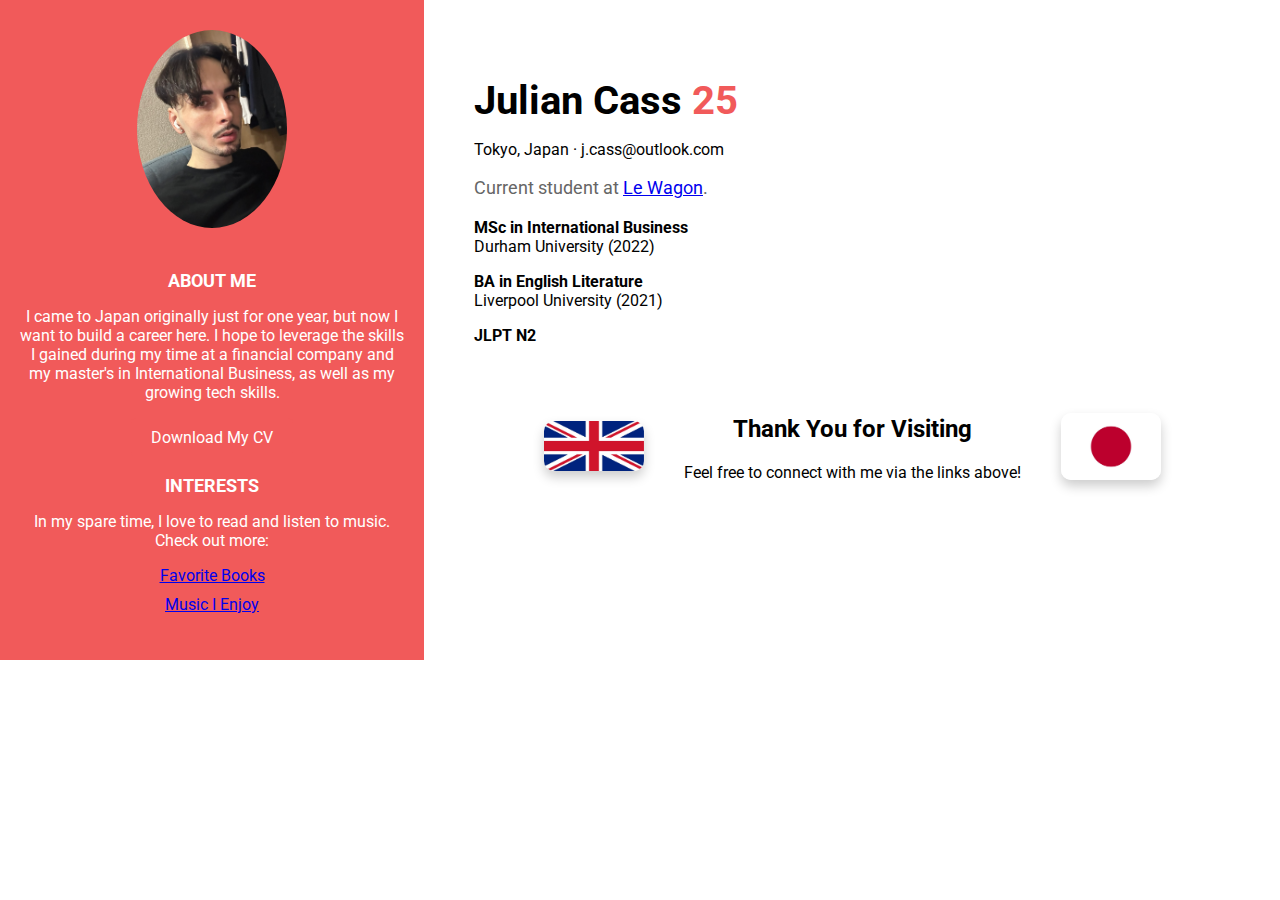
<file: index.html>
<!DOCTYPE html>
<html lang="en">
<head>
  <meta charset="UTF-8">
  <meta name="viewport" content="width=device-width, initial-scale=1.0">
  <title>Julian Cass</title>
  <link rel="stylesheet" href="style.css">
  <link rel="stylesheet" href="https://cdnjs.cloudflare.com/ajax/libs/font-awesome/6.0.0-beta3/css/all.min.css">
  <link href="https://fonts.googleapis.com/css2?family=Roboto:wght@400;500&display=swap" rel="stylesheet">
</head>
<body>

  <!-- Sidebar Section -->
  <div class="sidebar">
    <div class="profile-pic">
      <img src="images/selfie.jpg" alt="Profile Picture">
    </div>
    <div class="info-section">
      <h3>About Me</h3>
      <p>
        I came to Japan originally just for one year, but now I want to build a career here.
        I hope to leverage the skills I gained during my time at a financial company and my
        master's in International Business, as well as my growing tech skills.
      </p>
      <!-- CV Download Link -->
      <p>
        <a href="files/Julian_Cass_CV.pdf" download class="btn">Download My CV</a>
      </p>
    </div>
    <div class="info-section">
      <h3>Interests</h3>
      <p>
        In my spare time, I love to read and listen to music. Check out more:
      </p>
      <ul>
        <li><a href="books.html">Favorite Books</a></li>
        <li><a href="music.html">Music I Enjoy</a></li>
      </ul>
    </div>
  </div>

  <!-- Main Content -->
  <div class="main-content">
    <header>
      <h1 class="name">Julian Cass <span class="highlight">25</span></h1>
      <p class="location">Tokyo, Japan · j.cass@outlook.com</p>
      <p class="description">Current student at <a href="https://www.lewagon.com/" target="_blank">Le Wagon</a>.</p>
    </header>

    <section class="qualifications">
      <div class="qualifications-card">
        <p><strong>MSc in International Business</strong><br>Durham University (2022)</p>
        <p><strong>BA in English Literature</strong><br>Liverpool University (2021)</p>
        <p><strong>JLPT N2</strong></p>
      </div>
    </section>

    <!-- Thank You Section -->
    <div class="thanks-section">
      <img class="flag" src="images/british-flag.png" alt="British Flag">
      <div class="text">
        <h2>Thank You for Visiting</h2>
        <p>Feel free to connect with me via the links above!</p>
      </div>
      <img class="flag" src="images/japan-flag.png" alt="Japanese Flag">
    </div>
  </div>
</body>
</html>
</file>
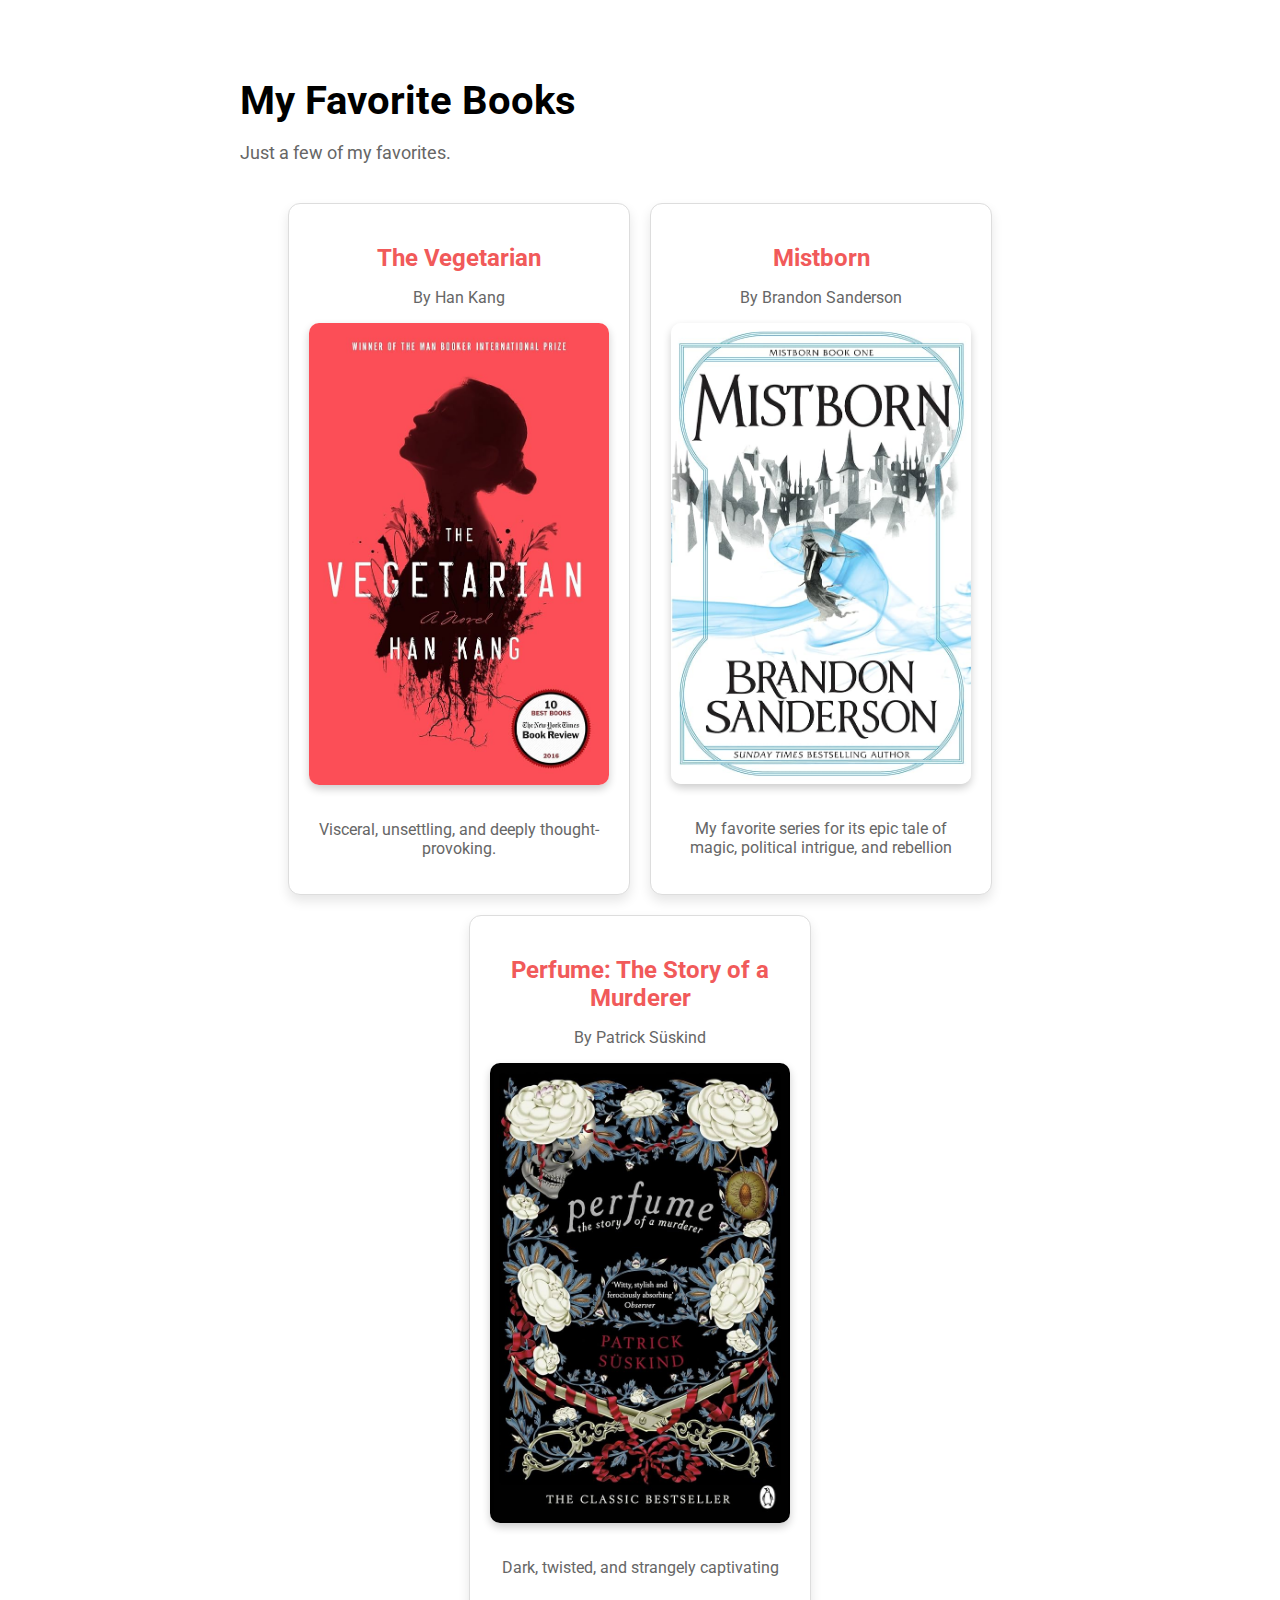
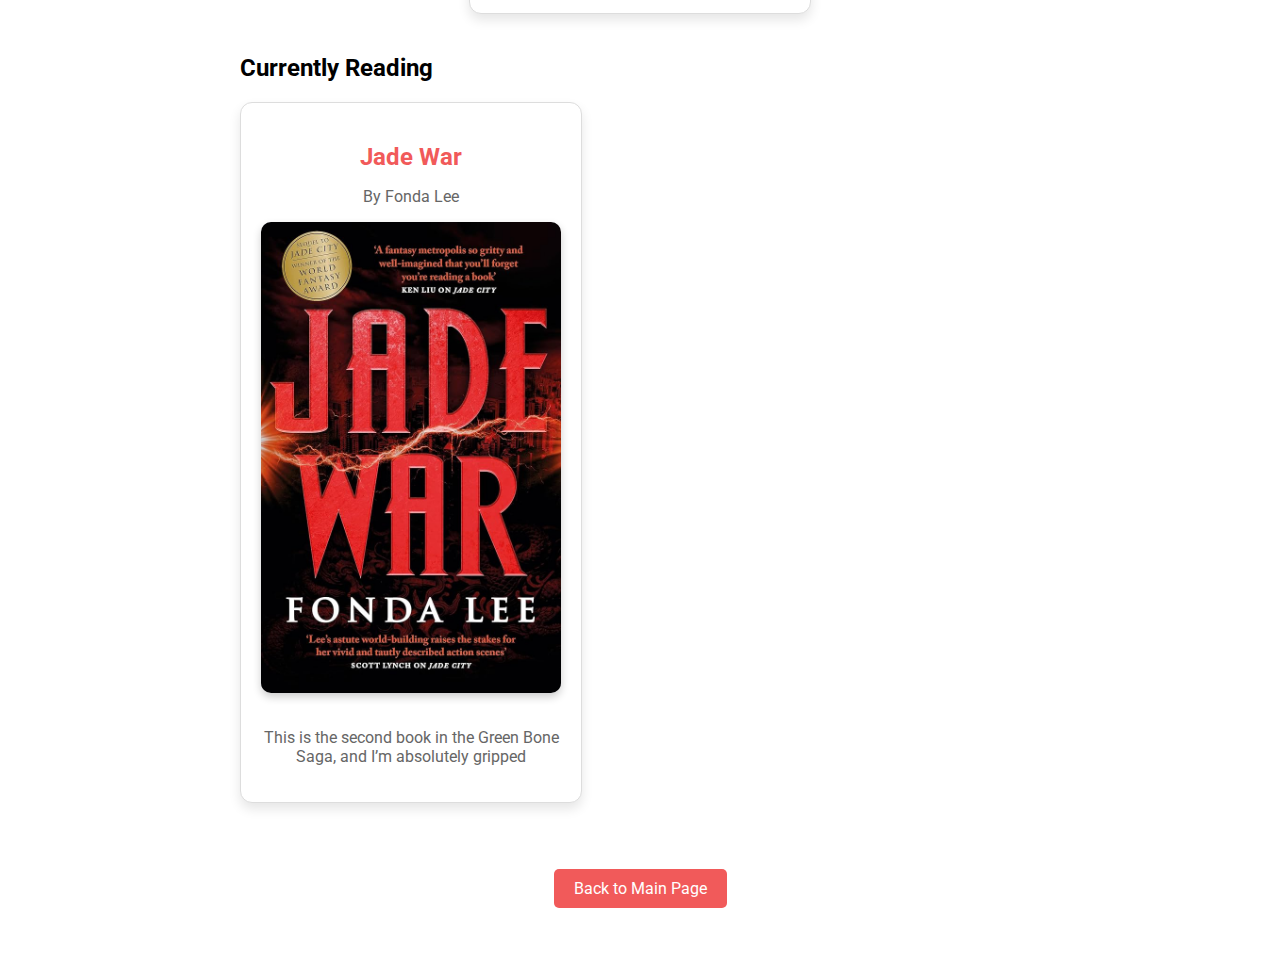
<file: books.html>
<!DOCTYPE html>
<html lang="en">
<head>
  <meta charset="UTF-8">
  <meta name="viewport" content="width=device-width, initial-scale=1.0">
  <title>My Favorite Books</title>
  <link rel="stylesheet" href="style.css">
  <!-- Add Google Fonts -->
  <link href="https://fonts.googleapis.com/css2?family=Playfair+Display:wght@700&family=Roboto:wght@400;500&display=swap" rel="stylesheet">
</head>
<body>
  <div class="main-content">
    <header>
      <h1 class="name">My Favorite Books</h1>
      <p class="description">Just a few of my favorites.</p>
    </header>

    <!-- Favorite Books Section -->
    <section class="book-list">
      <div class="book-card">
        <h2><a href="https://www.goodreads.com/book/show/25489025-the-vegetarian" target="_blank">The Vegetarian</a></h2>
        <p>By Han Kang</p>
        <img src="images/vegetarian.jpg" alt="The Vegetarian Cover" width="150">
        <p>Visceral, unsettling, and deeply thought-provoking.</p>
      </div>

      <div class="book-card">
        <h2><a href="https://www.goodreads.com/book/show/68428.Mistborn" target="_blank">Mistborn</a></h2>
        <p>By Brandon Sanderson</p>
        <img src="images/mistborn.jpg" alt="Mistborn Cover" width="150">
        <p>My favorite series for its epic tale of magic, political intrigue, and rebellion</p>
      </div>

      <div class="book-card">
        <h2><a href="https://www.goodreads.com/book/show/343.Perfume" target="_blank">Perfume: The Story of a Murderer</a></h2>
        <p>By Patrick Süskind</p>
        <img src="images/perfume.jpg" alt="Perfume Cover" width="150">
        <p>Dark, twisted, and strangely captivating</p>
      </div>
    </section>

    <!-- Currently Reading Section -->
    <section class="currently-reading">
      <h2>Currently Reading</h2>
      <div class="book-card">
        <h2><a href="https://www.goodreads.com/book/show/41716919-jade-war?from_search=true&from_srp=true&qid=eWGi1wKxSt&rank=1" target="_blank">Jade War</a></h2>
        <p>By Fonda Lee</p>
        <img src="images/jade-war.jpg" alt="Jade War Cover" width="150">
        <p>This is the second book in the Green Bone Saga, and I’m absolutely gripped</p>
      </div>
    </section>

    <!-- Link Back -->
    <div class="thanks-section">
      <p><a href="index.html" class="btn">Back to Main Page</a></p>
    </div>
  </div>
</body>
</html>
</file>
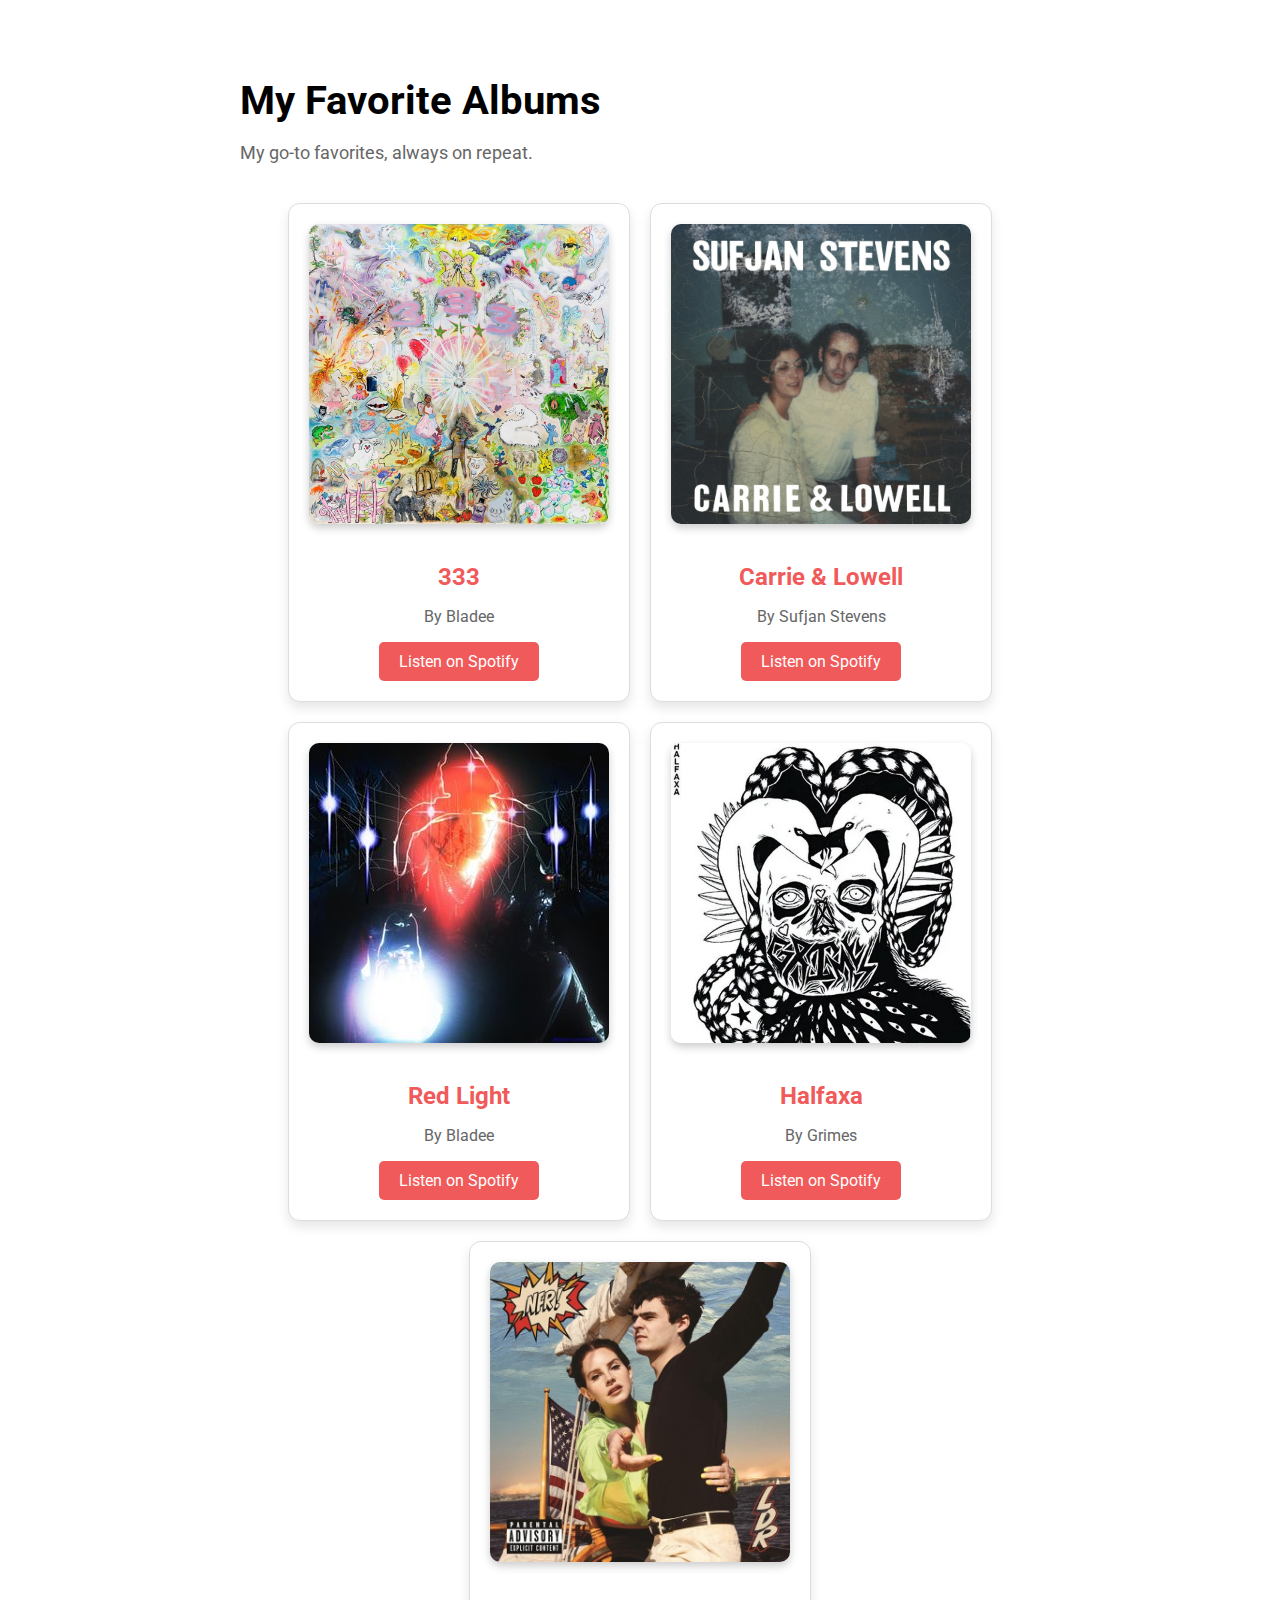
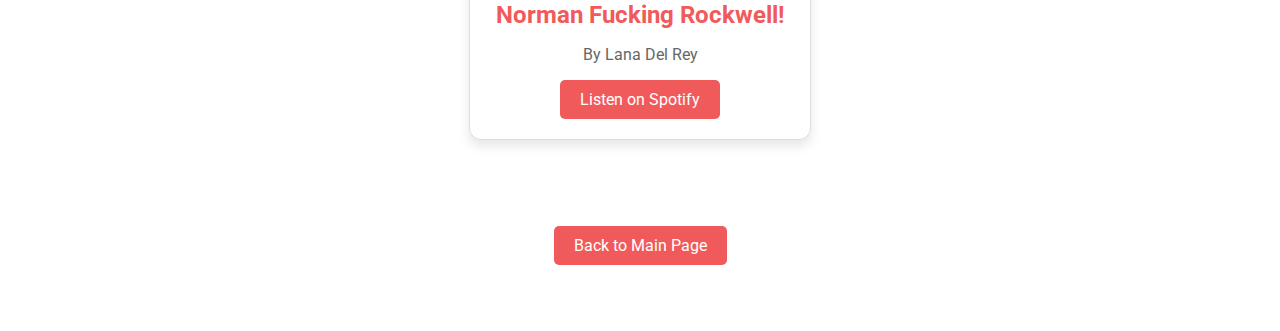
<file: music.html>
<!DOCTYPE html>
<html lang="en">
<head>
  <meta charset="UTF-8">
  <meta name="viewport" content="width=device-width, initial-scale=1.0">
  <title>Favorite Albums</title>
  <link rel="stylesheet" href="style.css">
  <link href="https://fonts.googleapis.com/css2?family=Roboto:wght@400;500&display=swap" rel="stylesheet">
</head>
<body>
  <div class="main-content">
    <header>
      <h1 class="name">My Favorite Albums</h1>
      <p class="description">My go-to favorites, always on repeat. </p>
    </header>

    <!-- Favorite Albums Section -->
    <section class="album-list">
      <!-- Album 1 -->
      <div class="album-card">
        <img src="images/333.jpg" alt="333 by Bladee" class="album-cover">
        <h2>333</h2>
        <p>By Bladee</p>
        <a href="https://open.spotify.com/album/38grabLpTHYySHEyG0TyUN?si=Koja-oQfSzyu8UDbm2jGxw" target="_blank" class="btn">Listen on Spotify</a>
      </div>

      <!-- Album 2 -->
      <div class="album-card">
        <img src="images/carrie-and-lowell.jpg" alt="Carrie & Lowell by Sufjan Stevens" class="album-cover">
        <h2>Carrie & Lowell</h2>
        <p>By Sufjan Stevens</p>
        <a href="https://open.spotify.com/album/64xtjfsPHNHch0CZ7fPTjS?si=AOWLHMTfTESzNKUhajYaew" target="_blank" class="btn">Listen on Spotify</a>
      </div>

      <!-- Album 3 -->
      <div class="album-card">
        <img src="images/red-light.jpg" alt="Red Light by Bladee" class="album-cover">
        <h2>Red Light</h2>
        <p>By Bladee</p>
        <a href="https://open.spotify.com/album/0NCLTcIG4kbORFysmf56BW?si=ebe00c5ae33e4c07" target="_blank" class="btn">Listen on Spotify</a>
      </div>

      <!-- Album 4 -->
      <div class="album-card">
        <img src="images/halfaxa.jpg" alt="Halfaxa by Grimes" class="album-cover">
        <h2>Halfaxa</h2>
        <p>By Grimes</p>
        <a href="https://open.spotify.com/album/3V7dE1inQRFzhA7PiMY33D?si=Lv_uJNcuTZSi8E9pDDUwVg" target="_blank" class="btn">Listen on Spotify</a>
      </div>

      <!-- Album 5 -->
      <div class="album-card">
        <img src="images/nfr.jpg" alt="Norman Fucking Rockwell by Lana Del Rey" class="album-cover">
        <h2>Norman Fucking Rockwell!</h2>
        <p>By Lana Del Rey</p>
        <a href="https://open.spotify.com/album/5XpEKORZ4y6OrCZSKsi46A?si=ru7Y6QkeSm-MKsTzJvVgbQ" target="_blank" class="btn">Listen on Spotify</a>
      </div>
    </section>

    <!-- Link Back -->
    <div class="thanks-section">
      <p><a href="index.html" class="btn">Back to Main Page</a></p>
    </div>
  </div>
</body>
</html>
</file>
<file: style.css>
body {
  margin: 0;
  padding: 0;
  font-family: 'Roboto', sans-serif;
  display: flex;
}

/* Sidebar */
.sidebar {
  background-color: #f15a5a;
  width: 30%;
  color: #fff;
  text-align: center;
  padding: 30px 20px;
}

.sidebar .profile-pic img {
  width: 150px;
  height: auto;
  border-radius: 50%;
  margin-bottom: 20px;
}

.sidebar .info-section h3 {
  font-size: 18px;
  text-transform: uppercase;
  margin-bottom: 10px;
  font-weight: bold;
}

.sidebar .info-section ul {
  list-style: none;
  padding: 0;
}

.sidebar .info-section ul li {
  margin: 10px 0;
  font-size: 16px;
}

/* Main Content */
.main-content {
  flex-grow: 1;
  max-width: 800px;
  margin: 0 auto;
  padding: 50px;
}

/* Header */
header .name {
  font-size: 40px;
  font-weight: bold;
  margin-bottom: 15px;
}

header .highlight {
  color: #f15a5a;
}

header .description {
  font-size: 18px;
  color: #666;
  margin-bottom: 20px;
}

/* Social Links */
.social-links .btn {
  color: #666;
  font-size: 22px;
  margin-right: 15px;
  text-decoration: none;
  transition: color 0.3s ease;
}

.social-links .btn:hover {
  color: #f15a5a;
}

/* Cards (Books, Albums, Achievements) */
.card {
  background-color: #fff;
  border: 1px solid #ddd;
  padding: 20px;
  border-radius: 12px;
  text-align: center;
  box-shadow: 0 6px 12px rgba(0, 0, 0, 0.1);
  transition: transform 0.3s ease, box-shadow 0.3s ease;
}

.card:hover {
  transform: translateY(-5px);
  box-shadow: 0 10px 20px rgba(0, 0, 0, 0.2);
}

.card img {
  width: 100%;
  height: auto;
  border-radius: 10px;
  margin-bottom: 15px;
  box-shadow: 0 4px 8px rgba(0, 0, 0, 0.2);
}

/* Buttons */
.btn {
  display: inline-block;
  padding: 10px 20px;
  font-size: 16px;
  color: white;
  background-color: #f15a5a;
  text-decoration: none;
  border-radius: 5px;
  transition: background-color 0.3s ease, transform 0.2s ease;
}

.btn:hover {
  background-color: #d9534f;
  transform: translateY(-2px);
}

/* Thanks Section */
.thanks-section {
  text-align: center;
  margin-top: 50px;
  display: flex;
  align-items: center;
  justify-content: center;
  gap: 40px;
}

.thanks-section .flag {
  width: 100px;
  border-radius: 10px;
  animation: wave 2s infinite ease-in-out;
}

.flag {
  width: 100px;
  border-radius: 10px;
  animation: wave 2s infinite ease-in-out;
  box-shadow: 0 6px 12px rgba(0, 0, 0, 0.2);
}

@keyframes wave {
  0% {
    transform: rotate(0deg);
  }
  25% {
    transform: rotate(5deg);
  }
  50% {
    transform: rotate(0deg);
  }
  75% {
    transform: rotate(-5deg);
  }
  100% {
    transform: rotate(0deg);
  }
}

@media (max-width: 768px) {
  .sidebar {
    width: 100%;
    padding: 20px;
  }

  .sidebar .profile-pic img {
    width: 100px;
  }

  .card {
    width: 90%;
    padding: 15px;
  }

  .thanks-section {
    flex-direction: column;
    gap: 20px;
  }

  .thanks-section .flag {
    width: 80px;
  }
}

.book-list,
.album-list {
  display: flex;
  flex-wrap: wrap;
  gap: 20px;
  justify-content: center;
  padding: 20px;
}

.book-card,
.album-card {
  background-color: #fff;
  border: 1px solid #ddd;
  padding: 20px;
  border-radius: 12px;
  text-align: center;
  box-shadow: 0 6px 12px rgba(0, 0, 0, 0.1);
  width: 300px;
  transition: transform 0.3s ease, box-shadow 0.3s ease;
}

.book-card:hover,
.album-card:hover {
  transform: translateY(-5px);
  box-shadow: 0 10px 20px rgba(0, 0, 0, 0.2);
}

.book-card h2,
.album-card h2 {
  font-size: 1.5em;
  margin-bottom: 10px;
  color: #f15a5a;
}

.book-card h2 a,
.album-card h2 a {
  text-decoration: none;
  color: #f15a5a;
  transition: color 0.3s ease;
}

.book-card h2 a:hover,
.album-card h2 a:hover {
  color: #0056b3;
}

.book-card p,
.album-card p {
  font-size: 1em;
  color: #666;
}

.book-card img,
.album-card img {
  width: 100%;
  height: auto;
  border-radius: 10px;
  margin-bottom: 15px;
  box-shadow: 0 4px 8px rgba(0, 0, 0, 0.2);
}

/* Button */
.btn {
  display: inline-block;
  padding: 10px 20px;
  font-size: 16px;
  color: white;
  background-color: #f15a5a;
  text-decoration: none;
  border-radius: 5px;
  transition: background-color 0.3s ease;
}

.btn:hover {
  background-color: #d9534f;
}

/* Responsive Design */
@media (max-width: 768px) {
  header .name {
    font-size: 2.2em;
  }

  .book-card,
  .album-card {
    width: 90%;
    padding: 15px;
  }

  .book-card h2,
  .album-card h2 {
    font-size: 1.3em;
  }

  .book-card p,
  .album-card p {
    font-size: 0.9em;
  }
}
</file>
